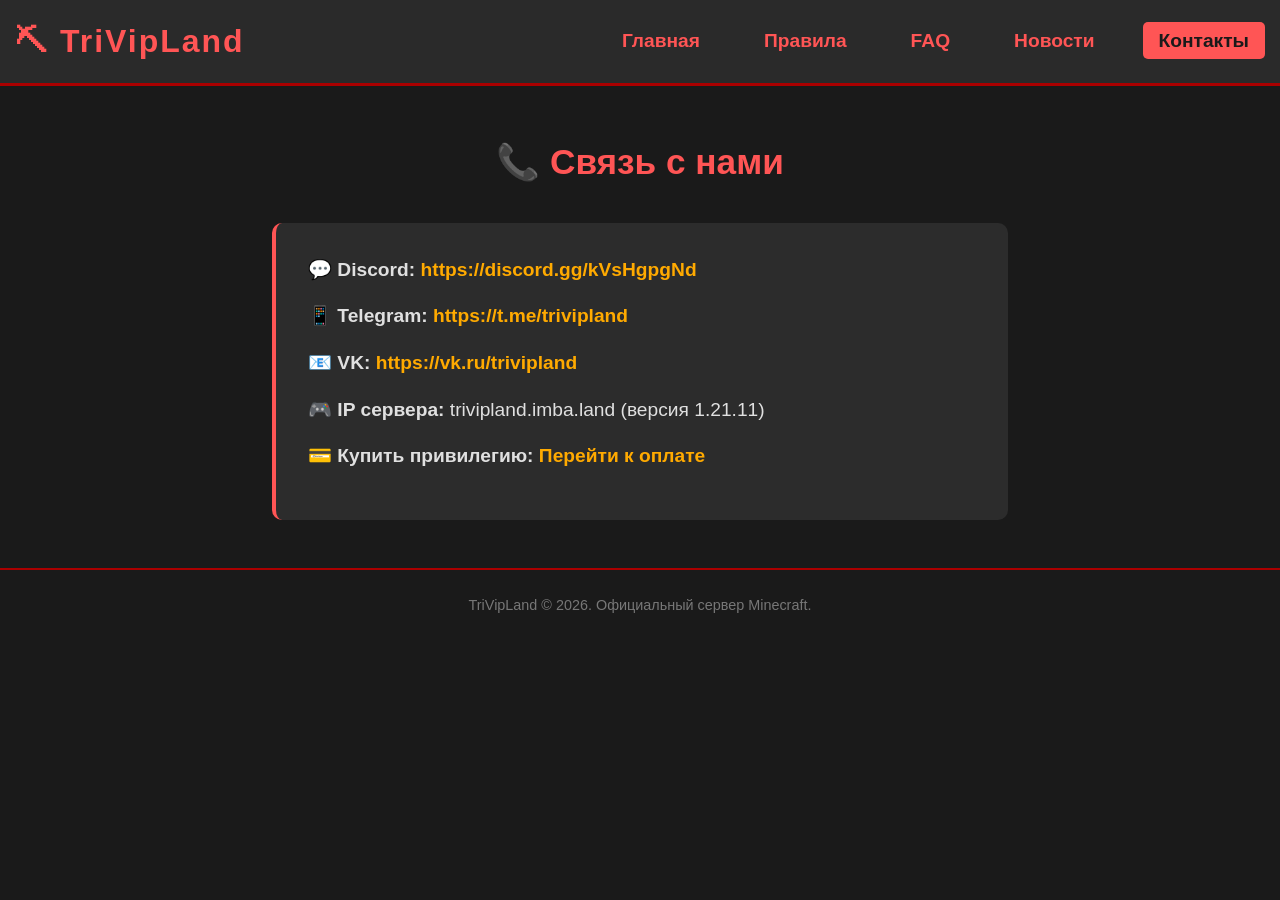
<file: contacts.html>
<!DOCTYPE html>
<html lang="ru">
<head>
    <meta charset="UTF-8">
    <meta name="viewport" content="width=device-width, initial-scale=1.0">
    <title>Контакты TriVipLand (Тривипленд) — Discord, Telegram, IP</title>
    <meta name="description" content="Связь с администрацией TriVipLand (Тривипленд, Трайвипленд). Discord сервер, Telegram канал, IP play.trivipland.ru.">
    <meta name="keywords" content="тривипленд, контакты, discord, telegram, ip сервера, майнкрафт, trivipland">
    <link rel="icon" type="image/x-icon" href="/favicon.ico">
    <link rel="stylesheet" href="css/style.css">
    <!-- Остальные стили (если есть) -->
</head>
    <style>
        .contacts-section {
            padding: 3rem 2rem;
            max-width: 800px;
            margin: 0 auto;
        }
        .contacts-section h2 {
            color: #ff5555;
            font-size: 2.2rem;
            margin-bottom: 2rem;
            text-align: center;
        }
        .contact-card {
            background: #2c2c2c;
            padding: 2rem;
            border-radius: 10px;
            border-left: 4px solid #ff5555;
        }
        .contact-card p {
            font-size: 1.2rem;
            margin-bottom: 1rem;
        }
        .contact-card a {
            color: #ffaa00;
            font-weight: bold;
        }
        .contact-card a:hover {
            color: #ff5555;
        }
    </style>
</head>
<body>
    <header class="header">
        <div class="logo"><h1>⛏ TriVipLand</h1></div>
        <nav class="nav">
            <ul>
                <li><a href="index.html">Главная</a></li>
                <li><a href="rules.html">Правила</a></li>
                <li><a href="faq.html">FAQ</a></li>
                <li><a href="news.html">Новости</a></li>
                <li><a href="contacts.html" class="active">Контакты</a></li>
            </ul>
        </nav>
    </header>

    <main class="contacts-section">
        <h2>📞 Связь с нами</h2>
        
        <div class="contact-card">
            <!-- МЕНЯЙ ССЫЛКИ НА СВОИ -->
            <p>💬 <strong>Discord:</strong> <a href="https://discord.gg/kVsHgpgNd" target="_blank">https://discord.gg/kVsHgpgNd</a></p>
            <p>📱 <strong>Telegram:</strong> <a href="https://t.me/чмо" target="_blank"> https://t.me/trivipland</a></p>
            <p>📧 <strong>VK:</strong> <a href="https://vk.ru/trivipland">https://vk.ru/trivipland</a></p>
            <p>🎮 <strong>IP сервера:</strong> trivipland.imba.land (версия 1.21.11)</p>
            <p>💳 <strong>Купить привилегию:</strong> <a href="https://triviplands.easydonate.ru/" target="_blank">Перейти к оплате</a></p>
        </div>
    </main>

    <footer class="footer">
        <p>TriVipLand © 2026. Официальный сервер Minecraft.</p>
    </footer>
</body>
</html>
</file>
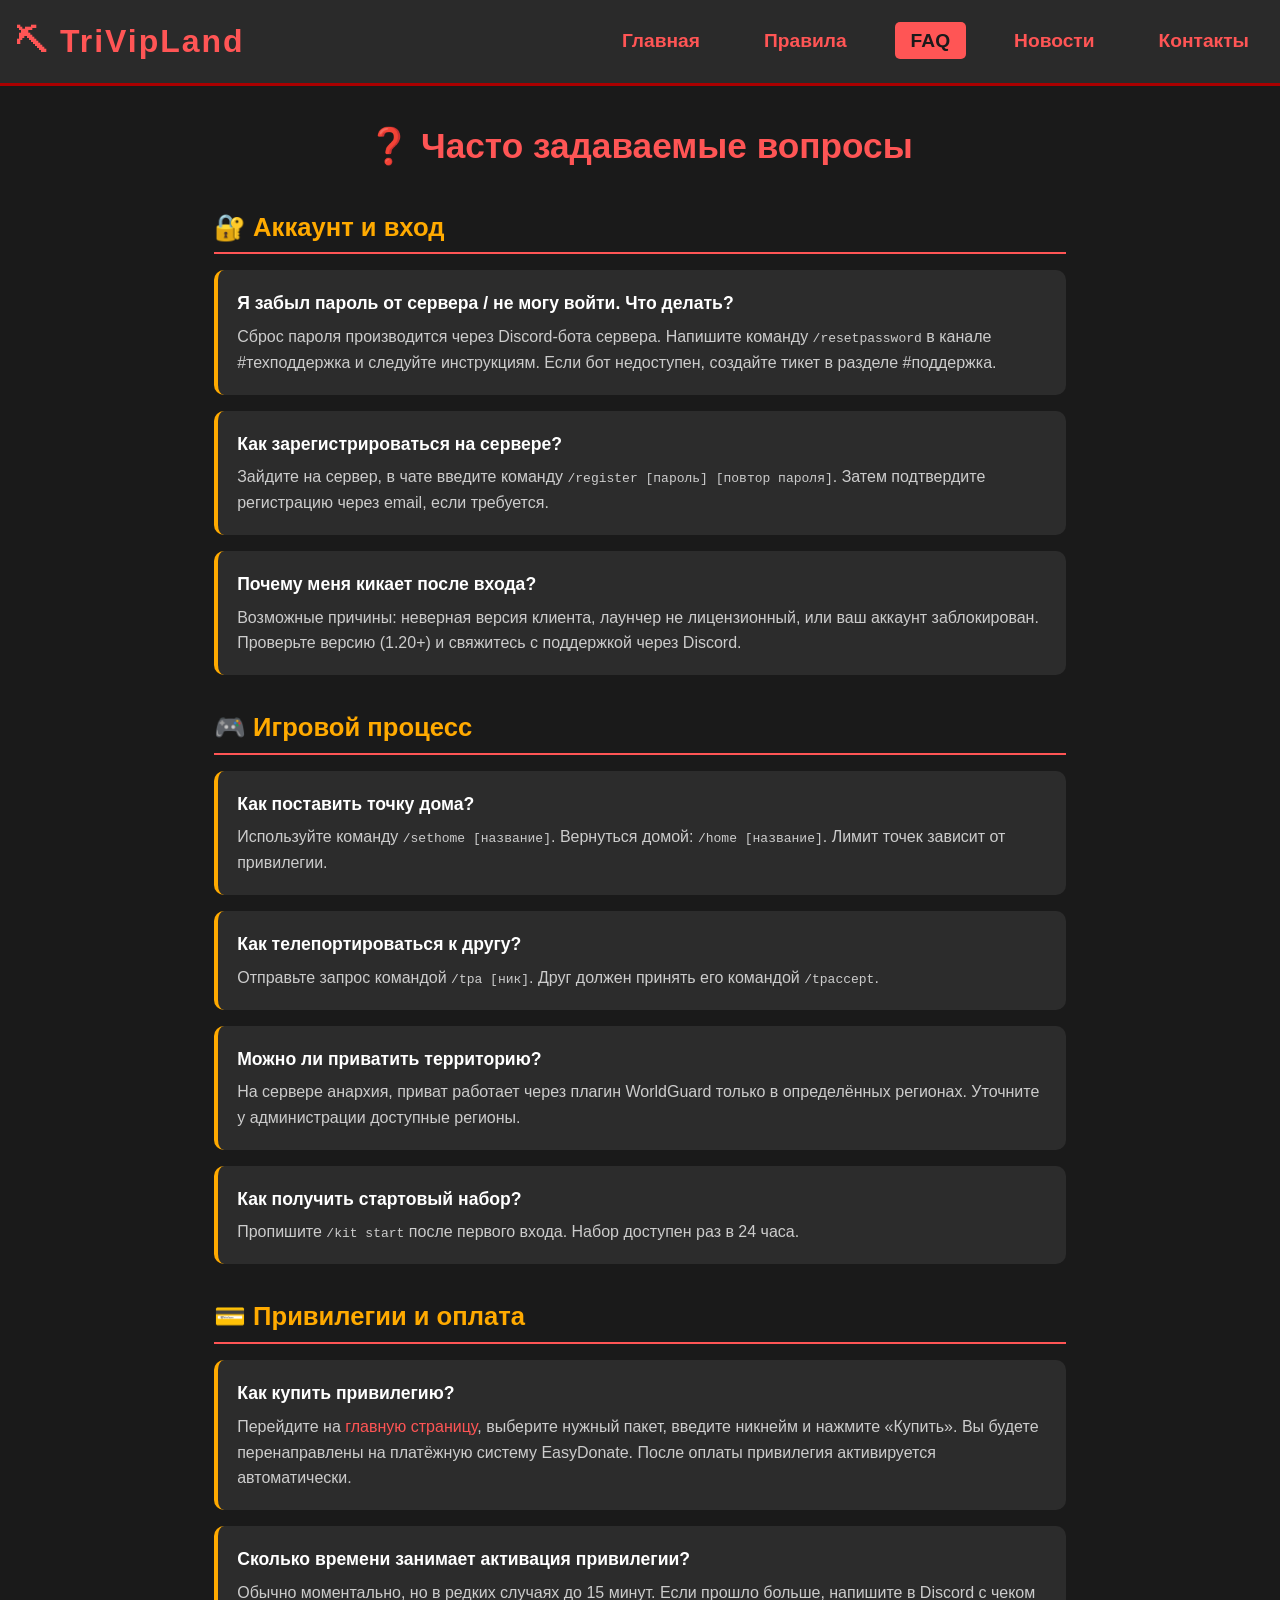
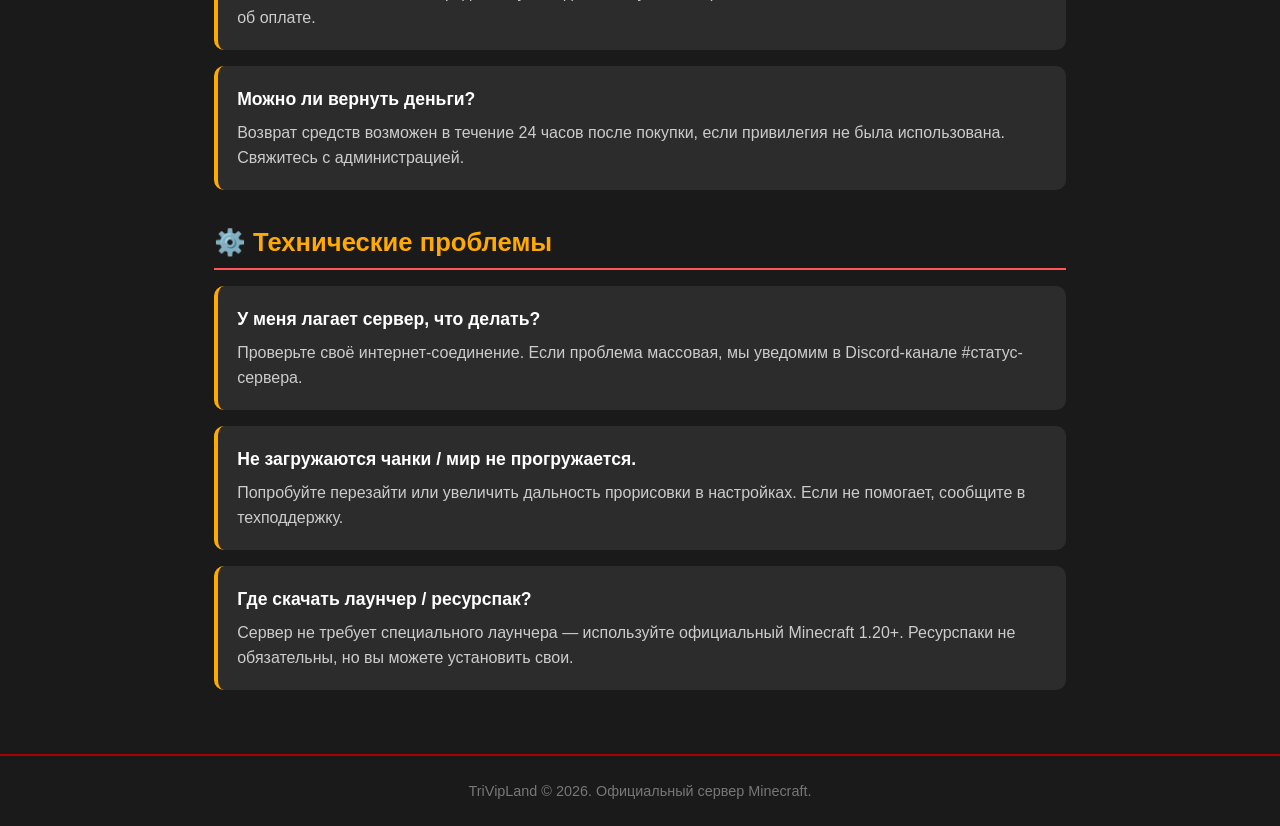
<file: faq.html>
<!DOCTYPE html>
<html lang="ru">
<head>
    <meta charset="UTF-8">
    <meta name="viewport" content="width=device-width, initial-scale=1.0">
    <title>FAQ сервера TriVipLand (Тривипленд) — Частые вопросы</title>
    <meta name="description" content="FAQ сервера TriVipLand (Тривипленд, Трайвипленд): вход, привилегии, команды, лаги. Сервер анархии Minecraft.">
    <meta name="keywords" content="тривипленд, трайвипленд, tri vipland, faq, вопросы, майнкрафт, trivipland, анархия сервер">
    <link rel="icon" type="image/x-icon" href="/favicon.ico">
    <link rel="stylesheet" href="css/style.css">
    <!-- Остальные стили (если есть) -->
</head>
    <style>
        .faq-section {
            padding: 2rem 1.5rem;
            max-width: 900px;
            margin: 0 auto;
        }
        .faq-section h2 {
            color: #ff5555;
            font-size: 2.2rem;
            text-align: center;
            margin-bottom: 2rem;
        }
        .faq-category {
            margin-bottom: 2rem;
        }
        .faq-category h3 {
            color: #ffaa00;
            font-size: 1.6rem;
            margin-bottom: 1rem;
            border-bottom: 2px solid #ff5555;
            padding-bottom: 0.3rem;
        }
        .faq-item {
            background: #2c2c2c;
            border-radius: 10px;
            padding: 1.2rem;
            margin-bottom: 1rem;
            border-left: 4px solid #ffaa00;
        }
        .faq-item .question {
            font-weight: bold;
            color: #ffffff;
            margin-bottom: 0.4rem;
            font-size: 1.1rem;
        }
        .faq-item .answer {
            color: #ccc;
            line-height: 1.6;
        }
        @media screen and (max-width: 600px) {
            .faq-section {
                padding: 1rem;
            }
            .faq-item {
                padding: 1rem;
            }
        }
    </style>
</head>
<body>
    <header class="header">
        <div class="logo"><h1>⛏ TriVipLand</h1></div>
        <nav class="nav">
            <ul>
                <li><a href="index.html">Главная</a></li>
                <li><a href="rules.html">Правила</a></li>
                <li><a href="faq.html" class="active">FAQ</a></li>
                <li><a href="news.html">Новости</a></li>
                <li><a href="contacts.html">Контакты</a></li>
            </ul>
        </nav>
    </header>

    <main class="faq-section">
        <h2>❓ Часто задаваемые вопросы</h2>

        <!-- Категория: Аккаунт и вход -->
        <div class="faq-category">
            <h3>🔐 Аккаунт и вход</h3>
            
            <div class="faq-item">
                <p class="question">Я забыл пароль от сервера / не могу войти. Что делать?</p>
                <p class="answer">Сброс пароля производится через Discord-бота сервера. Напишите команду <code>/resetpassword</code> в канале #техподдержка и следуйте инструкциям. Если бот недоступен, создайте тикет в разделе #поддержка.</p>
            </div>
            <div class="faq-item">
                <p class="question">Как зарегистрироваться на сервере?</p>
                <p class="answer">Зайдите на сервер, в чате введите команду <code>/register [пароль] [повтор пароля]</code>. Затем подтвердите регистрацию через email, если требуется.</p>
            </div>
            <div class="faq-item">
                <p class="question">Почему меня кикает после входа?</p>
                <p class="answer">Возможные причины: неверная версия клиента, лаунчер не лицензионный, или ваш аккаунт заблокирован. Проверьте версию (1.20+) и свяжитесь с поддержкой через Discord.</p>
            </div>
        </div>

        <!-- Категория: Игровой процесс -->
        <div class="faq-category">
            <h3>🎮 Игровой процесс</h3>
            
            <div class="faq-item">
                <p class="question">Как поставить точку дома?</p>
                <p class="answer">Используйте команду <code>/sethome [название]</code>. Вернуться домой: <code>/home [название]</code>. Лимит точек зависит от привилегии.</p>
            </div>
            <div class="faq-item">
                <p class="question">Как телепортироваться к другу?</p>
                <p class="answer">Отправьте запрос командой <code>/tpa [ник]</code>. Друг должен принять его командой <code>/tpaccept</code>.</p>
            </div>
            <div class="faq-item">
                <p class="question">Можно ли приватить территорию?</p>
                <p class="answer">На сервере анархия, приват работает через плагин WorldGuard только в определённых регионах. Уточните у администрации доступные регионы.</p>
            </div>
            <div class="faq-item">
                <p class="question">Как получить стартовый набор?</p>
                <p class="answer">Пропишите <code>/kit start</code> после первого входа. Набор доступен раз в 24 часа.</p>
            </div>
        </div>

        <!-- Категория: Привилегии и оплата -->
        <div class="faq-category">
            <h3>💳 Привилегии и оплата</h3>
            
            <div class="faq-item">
                <p class="question">Как купить привилегию?</p>
                <p class="answer">Перейдите на <a href="index.html#privileges">главную страницу</a>, выберите нужный пакет, введите никнейм и нажмите «Купить». Вы будете перенаправлены на платёжную систему EasyDonate. После оплаты привилегия активируется автоматически.</p>
            </div>
            <div class="faq-item">
                <p class="question">Сколько времени занимает активация привилегии?</p>
                <p class="answer">Обычно моментально, но в редких случаях до 15 минут. Если прошло больше, напишите в Discord с чеком об оплате.</p>
            </div>
            <div class="faq-item">
                <p class="question">Можно ли вернуть деньги?</p>
                <p class="answer">Возврат средств возможен в течение 24 часов после покупки, если привилегия не была использована. Свяжитесь с администрацией.</p>
            </div>
        </div>

        <!-- Категория: Технические проблемы -->
        <div class="faq-category">
            <h3>⚙️ Технические проблемы</h3>
            
            <div class="faq-item">
                <p class="question">У меня лагает сервер, что делать?</p>
                <p class="answer">Проверьте своё интернет-соединение. Если проблема массовая, мы уведомим в Discord-канале #статус-сервера.</p>
            </div>
            <div class="faq-item">
                <p class="question">Не загружаются чанки / мир не прогружается.</p>
                <p class="answer">Попробуйте перезайти или увеличить дальность прорисовки в настройках. Если не помогает, сообщите в техподдержку.</p>
            </div>
            <div class="faq-item">
                <p class="question">Где скачать лаунчер / ресурспак?</p>
                <p class="answer">Сервер не требует специального лаунчера — используйте официальный Minecraft 1.20+. Ресурспаки не обязательны, но вы можете установить свои.</p>
            </div>
        </div>
    </main>

    <footer class="footer">
        <p>TriVipLand © 2026. Официальный сервер Minecraft.</p>
    </footer>
</body>
</html>
</file>
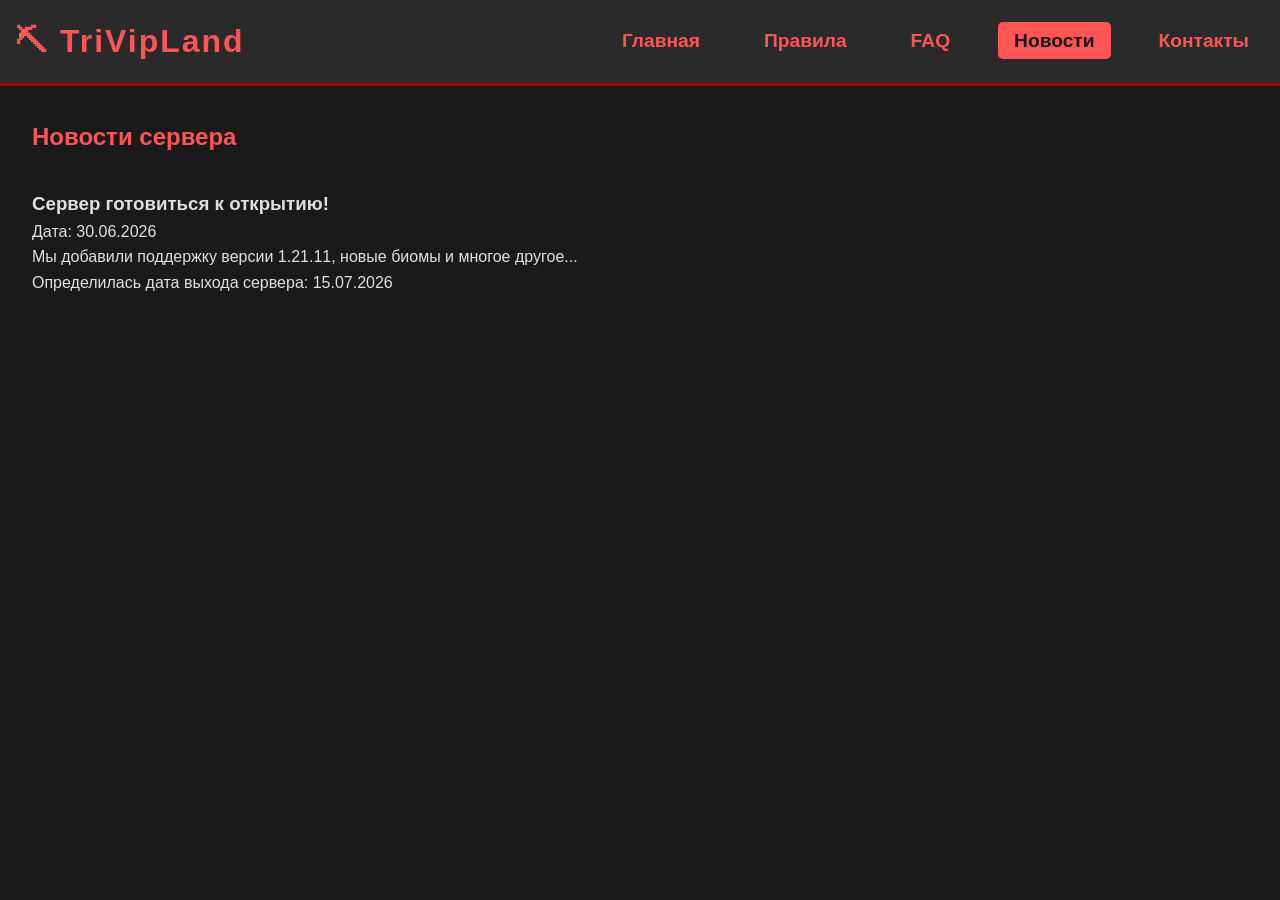
<file: news.html>
<!DOCTYPE html>
<html lang="ru">
<head>
    <meta charset="UTF-8">
    <meta name="viewport" content="width=device-width, initial-scale=1.0">
    <title>Новости TriVipLand (Тривипленд) — Обновления сервера анархии</title>
    <meta name="description" content="Самые свежие новости сервера TriVipLand (Тривипленд, Трайвипленд, Tri Vip Land). Анархия, выживание, ивенты.">
    <meta name="keywords" content="тривипленд, трайвипленд, новости, обновления, майнкрафт, trivipland, анархия">
    <link rel="icon" type="image/x-icon" href="/favicon.ico">
    <link rel="stylesheet" href="css/style.css">
    <!-- Остальные стили (если есть) -->
</head>
<body>
    <header class="header">
        <div class="logo"><h1>⛏ TriVipLand</h1></div>
        <nav class="nav">
            <ul>
                <li><a href="index.html">Главная</a></li>
                <li><a href="rules.html">Правила</a></li>
                <li><a href="faq.html">FAQ</a></li>
                <li><a href="news.html" class="active">Новости</a></li>
                <li><a href="contacts.html">Контакты</a></li>
            </ul>
        </nav>
    </header>
    <main style="padding: 2rem;">
        <h2 style="color:#ff5555;">Новости сервера</h2>
        <!-- СЮДА ДОБАВЛЯЙ СТАТЬИ -->
        <article style="margin: 2rem 0;">
            <h3>Сервер готовиться к открытию!</h3>
            <p>Дата: 30.06.2026</p>
            <p>Мы добавили поддержку версии 1.21.11, новые биомы и многое другое...</p>
            <p>Определилась дата выхода сервера: 15.07.2026</p>
        </article>
    </main>
</body>
</html>
</file>
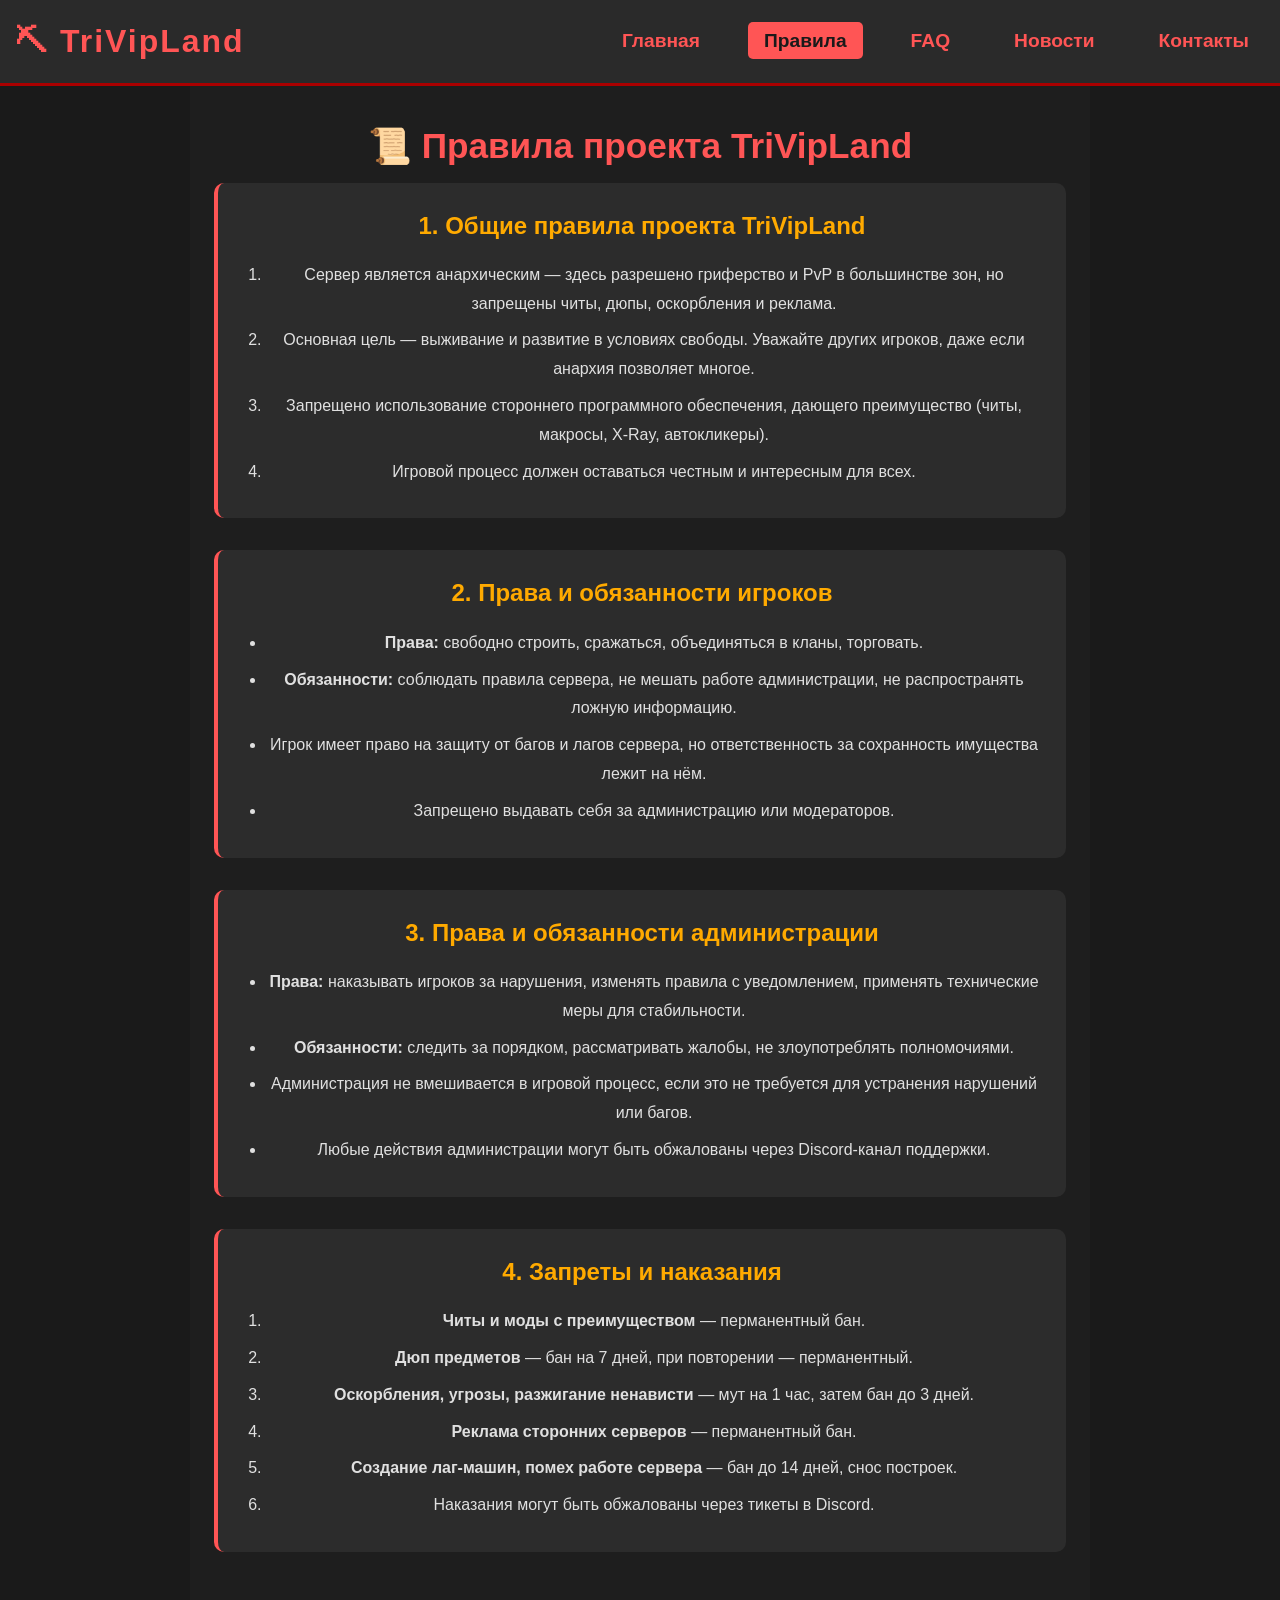
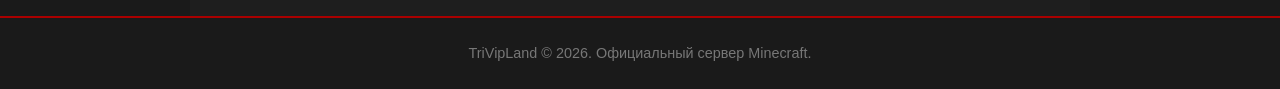
<file: rules.html>
<!DOCTYPE html>
<html lang="ru">
<head>
    <meta charset="UTF-8">
    <meta name="viewport" content="width=device-width, initial-scale=1.0">
    <title>Правила сервера TriVipLand (Тривипленд) — Анархия Minecraft</title>
    <meta name="description" content="Общие правила, права и обязанности игроков, наказания на сервере TriVipLand (Тривипленд, Трайвипленд, Tri Vip Land). Анархия в Minecraft.">
    <meta name="keywords" content="тривипленд, трайвипленд, tri vipland, анархия, правила, майнкрафт сервер, trivipland, наказания">
    <link rel="icon" type="image/x-icon" href="/favicon.ico">
    <link rel="stylesheet" href="css/style.css">
    <!-- Остальные стили (если есть) -->
</head>
    <style>
        .rules-section {
            padding: 2rem 1.5rem;
            max-width: 900px;
            margin: 0 auto;
        }
        .rules-section h2 {
            color: #ff5555;
            font-size: 2.2rem;
            margin-bottom: 0.5rem;
            text-align: center;
        }
        .rules-block {
            background: #2c2c2c;
            border-radius: 10px;
            padding: 1.5rem;
            margin-bottom: 2rem;
            border-left: 4px solid #ff5555;
        }
        .rules-block h3 {
            color: #ffaa00;
            font-size: 1.5rem;
            margin-bottom: 1rem;
        }
        .rules-block ol, .rules-block ul {
            padding-left: 1.5rem;
            color: #e0e0e0;
            line-height: 1.8;
        }
        .rules-block li {
            margin-bottom: 0.5rem;
        }
        @media screen and (max-width: 600px) {
            .rules-section {
                padding: 1rem;
            }
            .rules-block {
                padding: 1rem;
            }
        }
    </style>
</head>
<body>
    <header class="header">
        <div class="logo"><h1>⛏ TriVipLand</h1></div>
        <nav class="nav">
            <ul>
                <li><a href="index.html">Главная</a></li>
                <li><a href="rules.html" class="active">Правила</a></li>
                <li><a href="faq.html">FAQ</a></li>
                <li><a href="news.html">Новости</a></li>
                <li><a href="contacts.html">Контакты</a></li>
            </ul>
        </nav>
    </header>

    <main class="rules-section">
        <h2>📜 Правила проекта TriVipLand</h2>

        <div class="rules-block">
            <h3>1. Общие правила проекта TriVipLand</h3>
            <ol>
                <li>Сервер является анархическим — здесь разрешено гриферство и PvP в большинстве зон, но запрещены читы, дюпы, оскорбления и реклама.</li>
                <li>Основная цель — выживание и развитие в условиях свободы. Уважайте других игроков, даже если анархия позволяет многое.</li>
                <li>Запрещено использование стороннего программного обеспечения, дающего преимущество (читы, макросы, X-Ray, автокликеры).</li>
                <li>Игровой процесс должен оставаться честным и интересным для всех.</li>
            </ol>
        </div>

        <div class="rules-block">
            <h3>2. Права и обязанности игроков</h3>
            <ul>
                <li><strong>Права:</strong> свободно строить, сражаться, объединяться в кланы, торговать.</li>
                <li><strong>Обязанности:</strong> соблюдать правила сервера, не мешать работе администрации, не распространять ложную информацию.</li>
                <li>Игрок имеет право на защиту от багов и лагов сервера, но ответственность за сохранность имущества лежит на нём.</li>
                <li>Запрещено выдавать себя за администрацию или модераторов.</li>
            </ul>
        </div>

        <div class="rules-block">
            <h3>3. Права и обязанности администрации</h3>
            <ul>
                <li><strong>Права:</strong> наказывать игроков за нарушения, изменять правила с уведомлением, применять технические меры для стабильности.</li>
                <li><strong>Обязанности:</strong> следить за порядком, рассматривать жалобы, не злоупотреблять полномочиями.</li>
                <li>Администрация не вмешивается в игровой процесс, если это не требуется для устранения нарушений или багов.</li>
                <li>Любые действия администрации могут быть обжалованы через Discord-канал поддержки.</li>
            </ul>
        </div>

        <div class="rules-block">
            <h3>4. Запреты и наказания</h3>
            <ol>
                <li><strong>Читы и моды с преимуществом</strong> — перманентный бан.</li>
                <li><strong>Дюп предметов</strong> — бан на 7 дней, при повторении — перманентный.</li>
                <li><strong>Оскорбления, угрозы, разжигание ненависти</strong> — мут на 1 час, затем бан до 3 дней.</li>
                <li><strong>Реклама сторонних серверов</strong> — перманентный бан.</li>
                <li><strong>Создание лаг-машин, помех работе сервера</strong> — бан до 14 дней, снос построек.</li>
                <li>Наказания могут быть обжалованы через тикеты в Discord.</li>
            </ol>
        </div>
    </main>

    <footer class="footer">
        <p>TriVipLand © 2026. Официальный сервер Minecraft.</p>
    </footer>
</body>
</html>
</file>
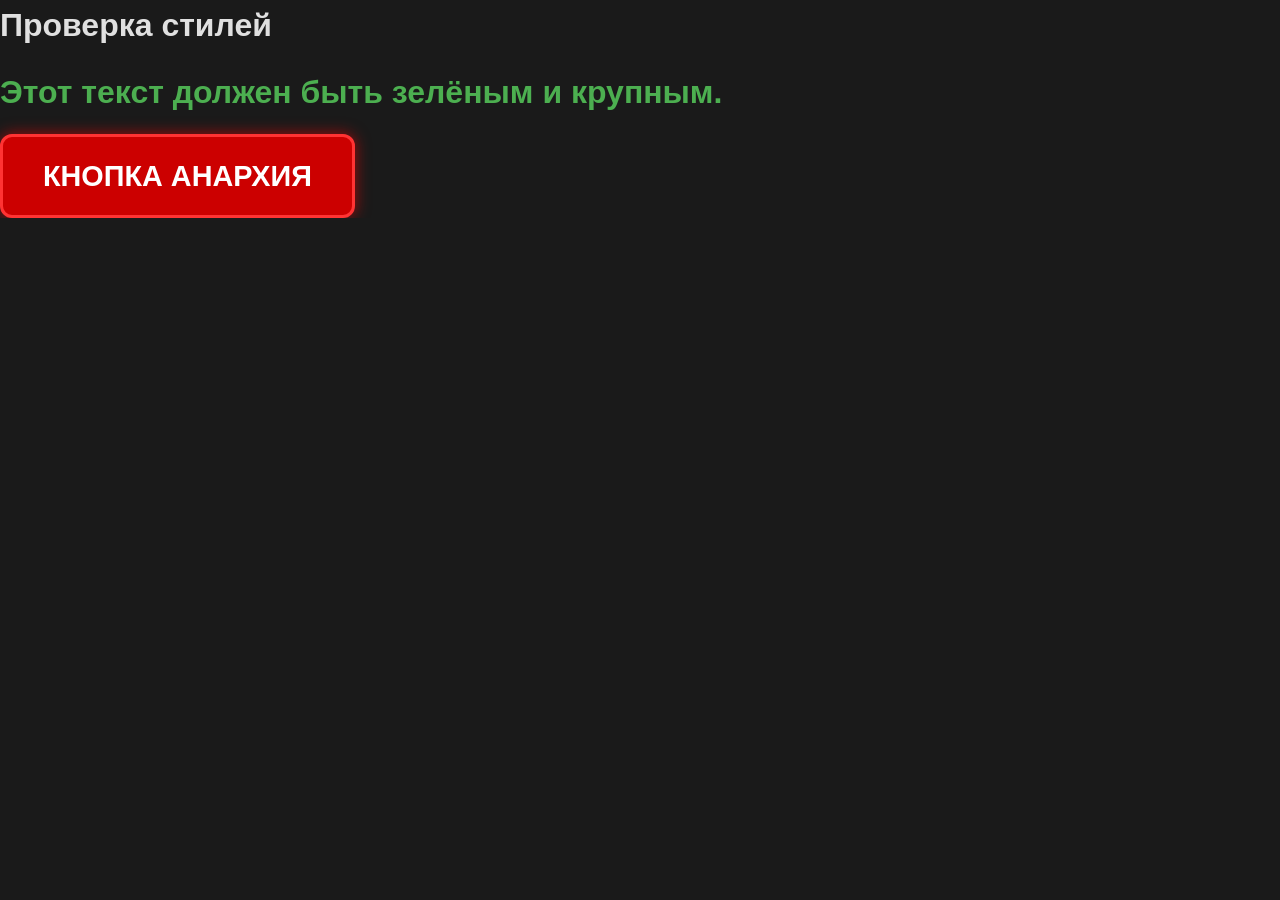
<file: test-style.html>
<!DOCTYPE html>
<html lang="ru">
<head>
    <meta charset="UTF-8">
    <title>Тест CSS</title>
    <link rel="stylesheet" href="css/style.css">
</head>
<body>
    <h1>Проверка стилей</h1>
    <p class="price">Этот текст должен быть зелёным и крупным.</p>
    <a href="#" class="btn-anarchy">Кнопка Анархия</a>
</body>
</html>
</file>
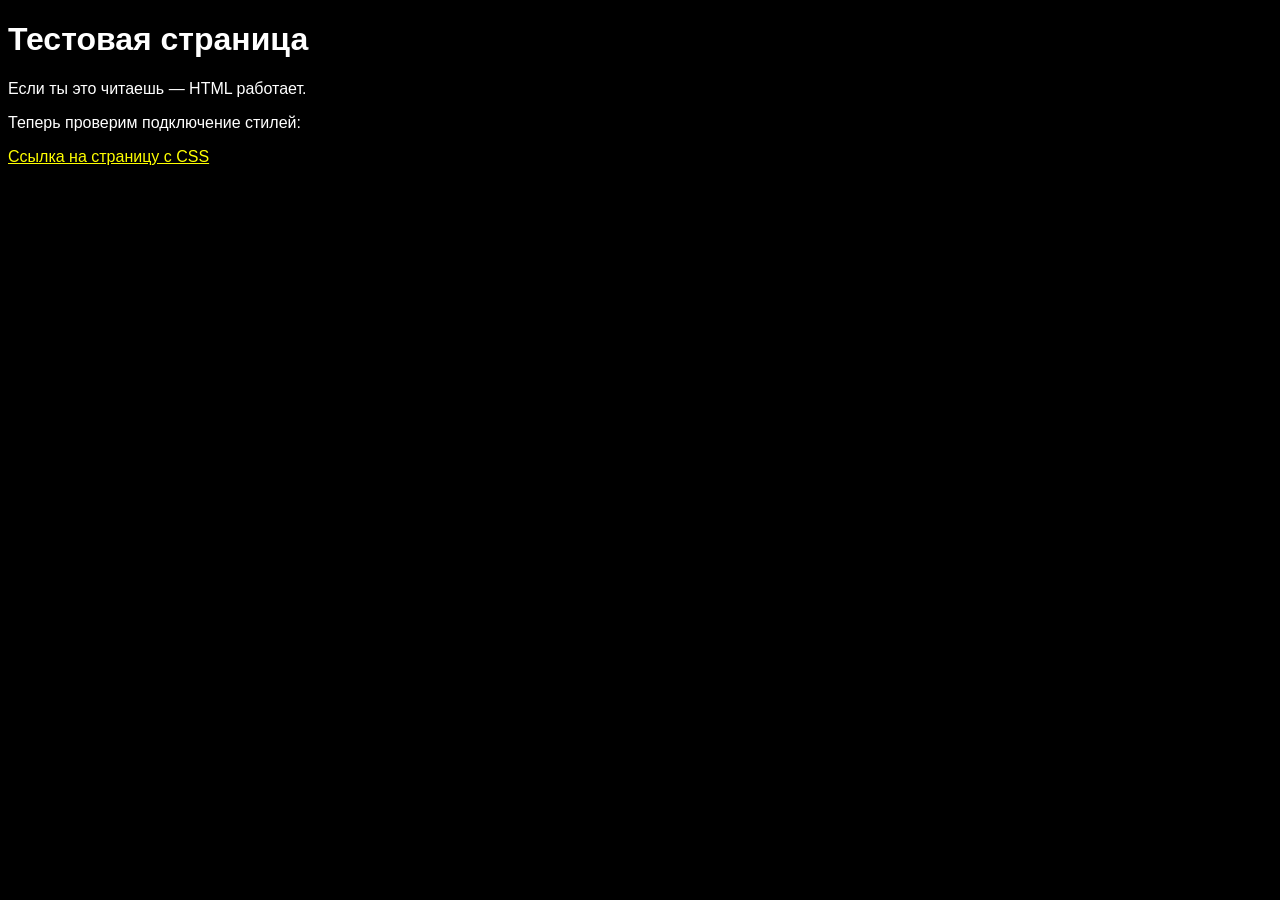
<file: test.html>
<!DOCTYPE html>
<html lang="ru">
<head>
    <meta charset="UTF-8">
    <title>Тест</title>
</head>
<body style="background-color: black; color: white; font-family: Arial;">
    <h1>Тестовая страница</h1>
    <p>Если ты это читаешь — HTML работает.</p>
    <p>Теперь проверим подключение стилей:</p>
    <p><a href="test-style.html" style="color:yellow;">Ссылка на страницу с CSS</a></p>
</body>
</html>
</file>
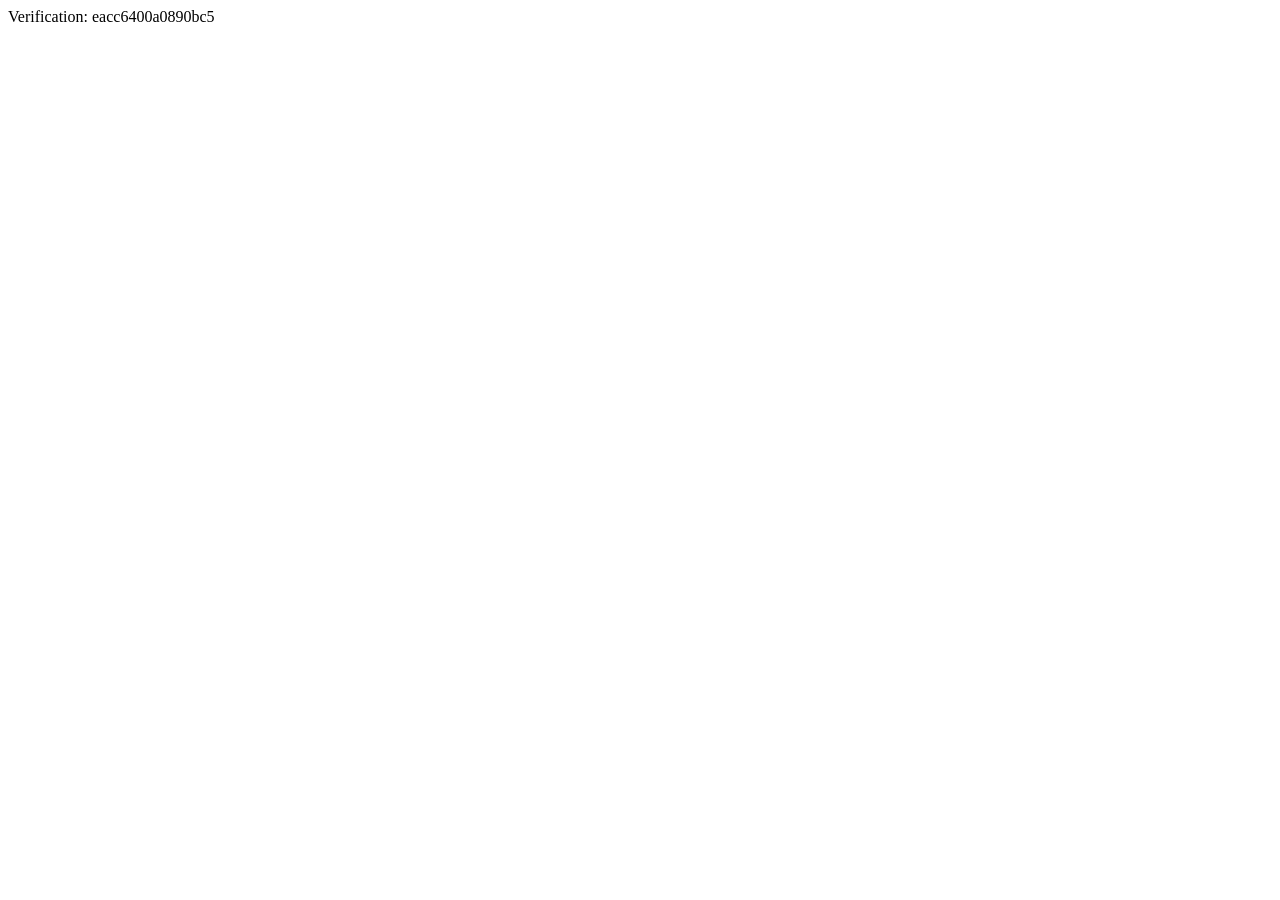
<file: yandex_eacc6400a0890bc5.html>
<html>
    <head>
        <meta http-equiv="Content-Type" content="text/html; charset=UTF-8">
    <script type="text/javascript" src="https://gc.kis.v2.scr.kaspersky-labs.com/FD126C42-EBFA-4E12-B309-BB3FDD723AC1/main.js?attr=xca6MJOFYXSo7cC0Srtd9hOAmLtvHwouNsNSRdTqQPPA3glod_UWsN2DkC5sOlWRAdYadnM8YPXetOHEdipVL9V57ir0VRSfdQ7Mxt4sBhadjPWyjawyK6mMAlQdKbha" charset="UTF-8"></script></head>
    <body>Verification: eacc6400a0890bc5</body>
</html>
</file>
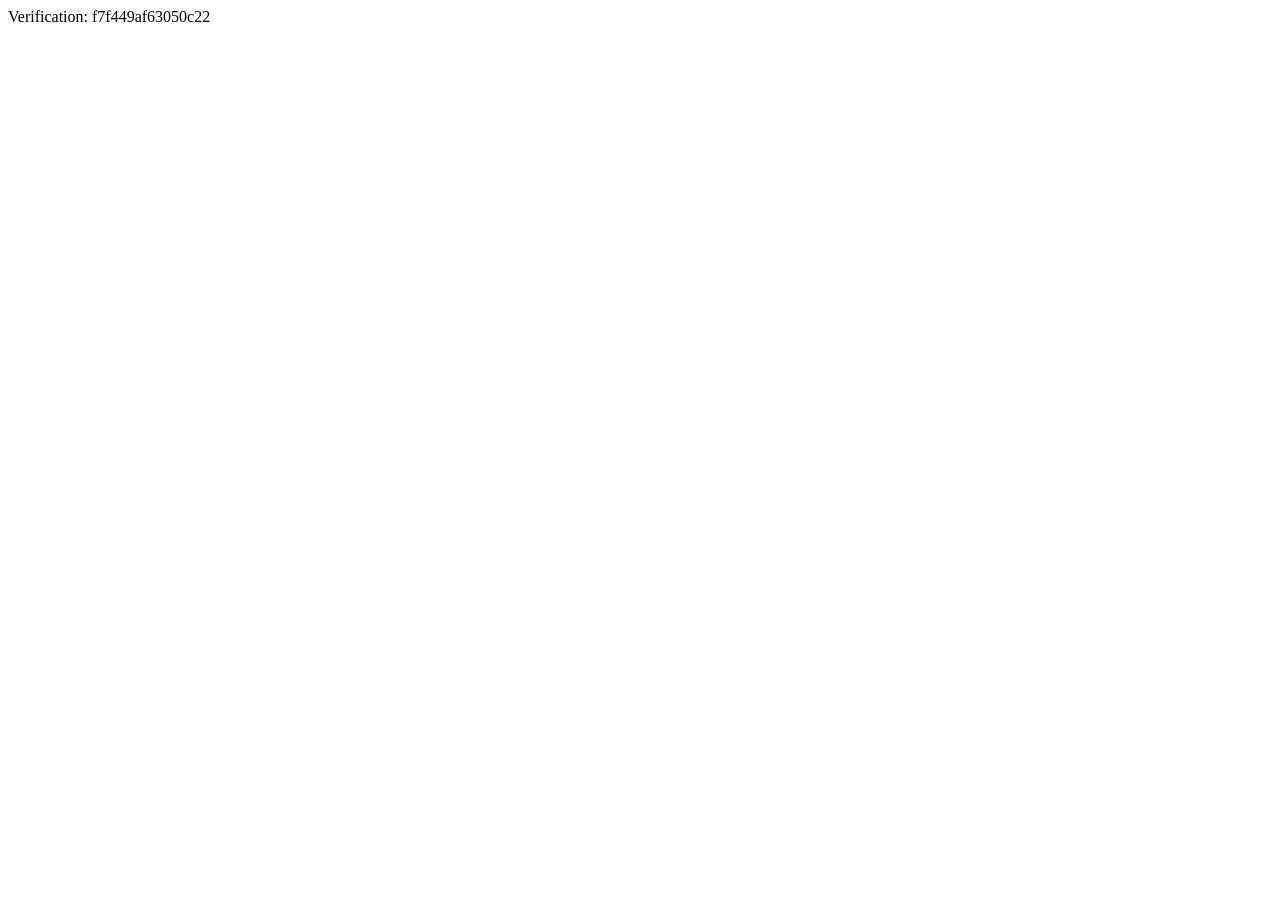
<file: yandex_f7f449af63050c22.html>
<html>
    <head>
        <meta http-equiv="Content-Type" content="text/html; charset=UTF-8">
    <script type="text/javascript" src="https://gc.kis.v2.scr.kaspersky-labs.com/FD126C42-EBFA-4E12-B309-BB3FDD723AC1/main.js?attr=Cl7u8cF54gMPVdTM87-qa_6n8MElLoRG-baO5q0PLE0UTrQ-UoFQnEb3FvHntdPU361rMLRveZDKAKjMSGetMCbO6g9akYVyGSDgMRIq_g9b_TMtQe6PAPqxb_E65EaJ" charset="UTF-8"></script></head>
    <body>Verification: f7f449af63050c22</body>
</html>
</file>
<file: css/style.css>
* {
    margin: 0;
    padding: 0;
    box-sizing: border-box;
}

body {
    font-family: 'Segoe UI', Tahoma, Geneva, Verdana, sans-serif;
    background-color: #1a1a1a;
    color: #e0e0e0;
    line-height: 1.6;
}

a {
    color: #ff5555;
    text-decoration: none;
}

/* Шапка */
.header {
    background-color: #2a2a2a;
    padding: 1rem 2rem;
    display: flex;
    justify-content: space-between;
    align-items: center;
    border-bottom: 3px solid #aa0000;
}

.logo h1 {
    font-size: 2rem;
    color: #ff5555;
    letter-spacing: 2px;
}

.nav ul {
    list-style: none;
    display: flex;
    gap: 2rem;
}

.nav a {
    font-weight: bold;
    font-size: 1.2rem;
    padding: 0.5rem 1rem;
    border-radius: 5px;
    transition: background 0.3s;
}

.nav a.active,
.nav a:hover {
    background-color: #ff5555;
    color: #1a1a1a;
}

/* Главный экран */
.hero {
    display: flex;
    align-items: center;
    justify-content: space-around;
    padding: 4rem 2rem;
    background: linear-gradient(135deg, #2b2b2b, #1e1e1e);
    flex-wrap: wrap;
}

.hero-content {
    max-width: 600px;
}

.hero-content h2 {
    font-size: 2.5rem;
    color: #ffffff;
    margin-bottom: 1rem;
    text-shadow: 2px 2px 0 #aa0000;
}

.hero-content p {
    font-size: 1.2rem;
    margin-bottom: 2rem;
}

/* Кнопка Анархия */
.btn-anarchy {
    display: inline-block;
    background-color: #cc0000;
    color: #fff;
    font-size: 1.8rem;
    font-weight: bold;
    padding: 1rem 2.5rem;
    border: 3px solid #ff3333;
    border-radius: 12px;
    text-transform: uppercase;
    transition: 0.3s;
    box-shadow: 0 0 15px rgba(255, 0, 0, 0.6);
}

.btn-anarchy:hover {
    background-color: #ff0000;
    transform: scale(1.05);
    box-shadow: 0 0 30px rgba(255, 0, 0, 0.9);
}

.hero-image {
    min-width: 250px;
    text-align: center;
}

.placeholder-image {
    width: 300px;
    height: 200px;
    background-color: #333;
    border: 2px dashed #555;
    display: flex;
    align-items: center;
    justify-content: center;
    color: #aaa;
}

/* Привилегии */
.privileges {
    padding: 4rem 2rem;
    background-color: #222;
    text-align: center;
}

.privileges h2 {
    font-size: 2.2rem;
    color: #ff5555;
    margin-bottom: 0.5rem;
}

.section-desc {
    margin-bottom: 2rem;
    color: #ccc;
}

.cards {
    display: flex;
    justify-content: center;
    gap: 2rem;
    flex-wrap: wrap;
}

.card {
    background: #2c2c2c;
    border: 2px solid #444;
    border-radius: 12px;
    padding: 2rem 1.5rem;
    width: 250px;
    text-align: center;
    transition: transform 0.3s, border-color 0.3s;
}

.card:hover {
    transform: translateY(-5px);
    border-color: #ff5555;
}

.card h3 {
    font-size: 1.8rem;
    margin-bottom: 1rem;
    color: #ffaa00;
}

.card ul {
    list-style: none;
    text-align: left;
    margin-bottom: 1.5rem;
}

.card li {
    padding: 0.3rem 0;
    border-bottom: 1px solid #3a3a3a;
}

.price {
    font-size: 2rem;
    font-weight: bold;
    color: #4caf50;
    margin: 1rem 0;
}

.btn-buy {
    background: #ff5555;
    color: white;
    padding: 0.7rem 2rem;
    border-radius: 8px;
    display: inline-block;
    font-weight: bold;
    transition: background 0.3s;
}

.btn-buy:hover {
    background: #ff3333;
}

/* Подвал */
.footer {
    background-color: #1a1a1a;
    text-align: center;
    padding: 1.5rem;
    border-top: 2px solid #aa0000;
    font-size: 0.9rem;
    color: #777;
}
/* ===== ОНЛАЙН ===== */
.online-section {
    padding: 3rem 2rem;
    background-color: #1e1e1e;
    text-align: center;
}

.online-section h2 {
    color: #ff5555;
    font-size: 2.2rem;
    margin-bottom: 1.5rem;
}

.online-card {
    display: inline-block;
    background: #2c2c2c;
    padding: 2rem;
    border-radius: 10px;
    border: 1px solid #444;
}

.online-card p {
    font-size: 1.2rem;
    margin-bottom: 0.5rem;
}
/* ===== ПРАВИЛА ===== */
.rules-section {
    padding: 3rem 2rem;
    background-color: #1e1e1e;
    text-align: center;
}

.rules-section h2 {
    color: #ff5555;
    font-size: 2.2rem;
    margin-bottom: 1.5rem;
}

.rules-list {
    max-width: 600px;
    margin: 0 auto;
    background: #2c2c2c;
    border-radius: 10px;
    padding: 2rem;
    text-align: left;
}

.rules-list ol {
    padding-left: 1.5rem;
}

.rules-list li {
    padding: 0.5rem 0;
    color: #e0e0e0;
    font-size: 1.1rem;
    border-bottom: 1px solid #3a3a3a;
}

.rules-list li:last-child {
    border-bottom: none;
}
/* ========== АДАПТИВНОСТЬ ДЛЯ МОБИЛЬНЫХ ========== */

/* Планшеты и маленькие ноутбуки (ширина меньше 900px) */
@media screen and (max-width: 900px) {
    .header {
        flex-direction: column;
        gap: 1rem;
        padding: 1rem;
    }

    .nav ul {
        flex-wrap: wrap;
        justify-content: center;
        gap: 1rem;
    }

    .hero {
        flex-direction: column;
        text-align: center;
        padding: 2rem 1rem;
    }

    .hero-content h2 {
        font-size: 2rem;
    }

    .btn-anarchy {
        font-size: 1.4rem;
        padding: 0.8rem 1.5rem;
    }

    .cards {
        gap: 1rem;
    }

    .card {
        width: 90%;
        max-width: 350px;
    }
}

/* Телефоны (ширина меньше 600px) */
@media screen and (max-width: 600px) {
    .logo h1 {
        font-size: 1.5rem;
    }

    .nav a {
        font-size: 1rem;
        padding: 0.4rem 0.8rem;
    }

    .hero-content h2 {
        font-size: 1.7rem;
    }

    .hero-content p {
        font-size: 1rem;
    }

    .btn-anarchy {
        font-size: 1.2rem;
        padding: 0.7rem 1.2rem;
    }

    .privileges {
        padding: 2rem 1rem;
    }

    .privileges h2 {
        font-size: 1.8rem;
    }

    .card h3 {
        font-size: 1.5rem;
    }

    .price {
        font-size: 1.5rem;
    }

    /* Шаги "Как начать" и другие блоки — вертикально */
    .step {
        flex-direction: column;
        align-items: flex-start;
    }

    /* Команды — текст не слипается */
    .command-row {
        flex-direction: column;
        align-items: flex-start;
        gap: 0.3rem;
    }

    /* Подвал */
    .footer {
        padding: 1rem;
        font-size: 0.8rem;
    }
}
/* ========== ЭКСТРЕННЫЙ ФИКС ОТ СЪЕЗЖАНИЯ ========== */
html, body {
    overflow-x: hidden;
    width: 100%;
}

.header, .hero, .privileges, .commands-section, .rules-section, .start-section, .online-section, .footer, .contacts-section, .faq-section, .news-section {
    max-width: 100vw;
    padding-left: 15px;
    padding-right: 15px;
    box-sizing: border-box;
}

/* Карточки привилегий */
.cards {
    justify-content: center;
}

.card {
    width: auto;
    max-width: 320px;
    margin: 0 auto;
}

/* Таблица команд — чтобы не вылезала */
.commands-table {
    width: 100%;
    max-width: 100%;
}

.command-row {
    flex-wrap: wrap;
    word-break: break-word;
}

/* Кнопка Анархия */
.btn-anarchy {
    white-space: normal;
    display: inline-block;
    max-width: 90vw;
}

/* Шапка — меню не разбегается */
.nav ul {
    flex-wrap: wrap;
    justify-content: center;
}

/* Изображения не вылезают */
img {
    max-width: 100%;
    height: auto;
}

/* Убираем боковые отступы у body на маленьких экранах */
body {
    margin: 0;
    padding: 0;
}
/* ===== СБРОС СЪЕЗЖАНИЯ (ДОБАВИТЬ В КОНЕЦ) ===== */
* {
    box-sizing: border-box;
}

html, body {
    overflow-x: hidden;
    width: 100%;
    margin: 0;
    padding: 0;
}

header, main, footer, section, .hero, .privileges, .cards, .card,
.commands-section, .rules-section, .start-section, .online-section,
.contacts-section, .faq-section, .news-section, .commands-table,
.rules-list, .steps, .step, .footer, .hero-content, .hero-image,
.contact-card, .faq-item, .news-article {
    max-width: 100%;
}

img, video, iframe, .placeholder-image {
    max-width: 100%;
    height: auto;
}

.nav ul {
    flex-wrap: wrap;
    justify-content: center;
    padding: 0;
}

.btn-anarchy {
    white-space: normal;
    word-break: break-word;
}

.card {
    width: auto;
    flex: 0 1 auto;
    max-width: 320px;
}

.command-row, .step {
    flex-wrap: wrap;
}
</file>
